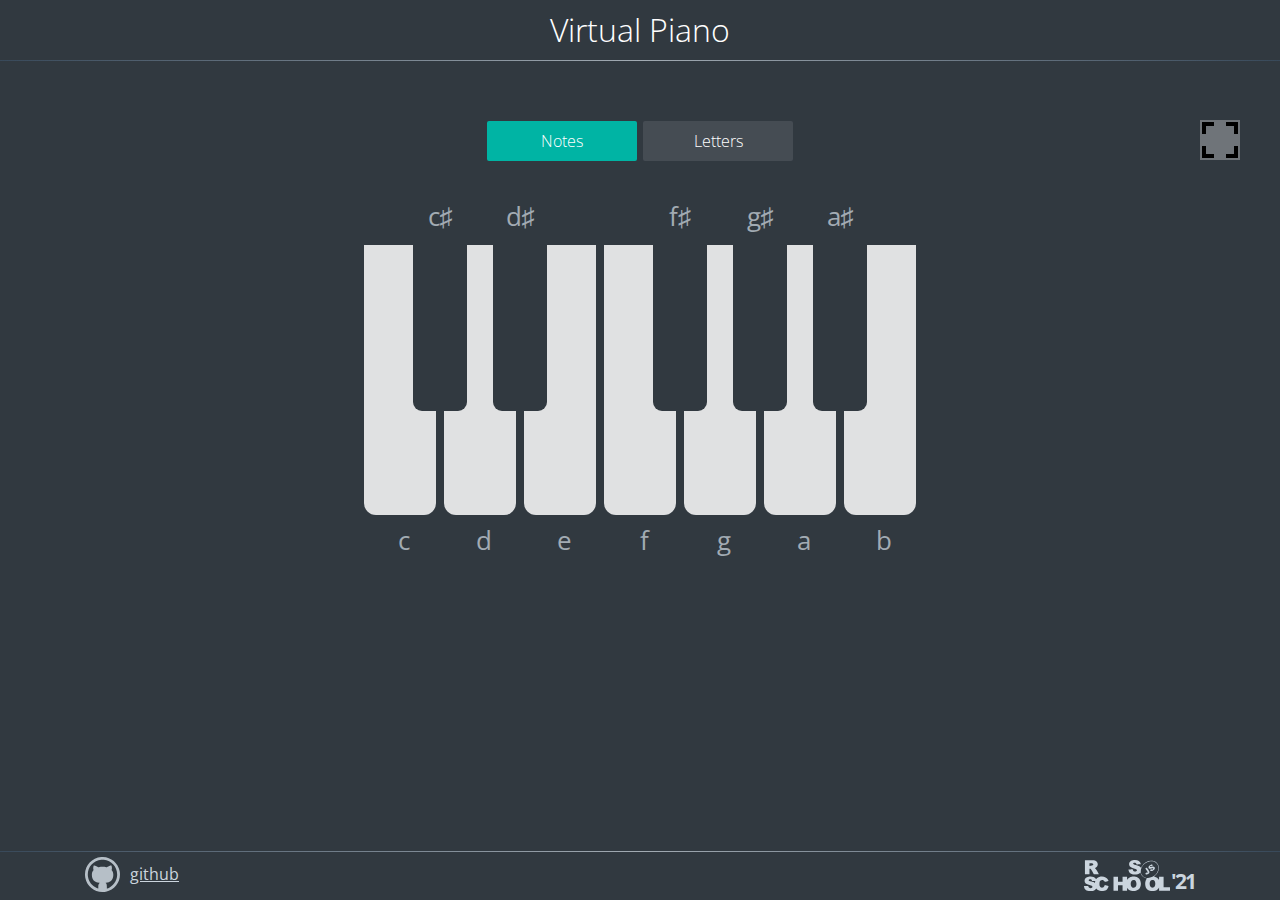
<file: virtual-piano/index.html>
<!DOCTYPE html>
<html lang="en">

<head>
  <meta charset="UTF-8">
  <meta http-equiv="X-UA-Compatible" content="IE=edge">
  <meta name="viewport" content="width=device-width, initial-scale=1.0">
  <link href="assets/piano.ico" rel="shortcut icon">

  <link href="https://fonts.gstatic.com" rel="preconnect">
  <link
    href="https://fonts.googleapis.com/css2?family=Open+Sans+Condensed:wght@300&family=Open+Sans:wght@300;400;800&display=swap"
    rel="stylesheet">
  <link href="style.css" rel="stylesheet">

  <title>virtual-piano</title>
</head>

<body>
  <div id= "msg">
  <header class="header">
    <h1 class="header-title">Virtual Piano</h1>
  </header>
  <main class="main">
    <div class="btn-container">
      <button class="btn btn-notes btn-active">Notes</button>
      <button class="btn btn-letters">Letters</button>
    </div>
    <div class="piano" id="piano">
      <div class="piano-key" data-key="68" data-letter="D" data-note="c"></div>
      <div class="piano-key" data-key="70" data-letter="F" data-note="d"></div>
      <div class="piano-key" data-key="71" data-letter="G" data-note="e"></div>
      <div class="piano-key" data-key="72" data-letter="H" data-note="f"></div>
      <div class="piano-key" data-key="74" data-letter="J" data-note="g"></div>
      <div class="piano-key" data-key="75" data-letter="K" data-note="a"></div>
      <div class="piano-key" data-key="76" data-letter="L" data-note="b"></div>
      <div class="keys-sharp">
        <div class="piano-key sharp" data-key="82" data-letter="R" data-note="c♯"></div>
        <div class="piano-key sharp" data-key="84" data-letter="T" data-note="d♯"></div>
        <div class="piano-key sharp none"></div>
        <div class="piano-key sharp" data-key="85" data-letter="U" data-note="f♯"></div>
        <div class="piano-key sharp" data-key="73" data-letter="I" data-note="g♯"></div>
        <div class="piano-key sharp" data-key="79" data-letter="O" data-note="a♯"></div>
      </div>
        <audio data-key="68" data-letter="D" data-note="c" src="assets/audio/c.mp3"></audio>
        <audio data-key="70" data-letter="F" data-note="d" src="assets/audio/d.mp3"></audio>
        <audio data-key="71" data-letter="G" data-note="e" src="assets/audio/e.mp3"></audio>
        <audio data-key="72" data-letter="H" data-note="f" src="assets/audio/f.mp3"></audio>
        <audio data-key="74" data-letter="J" data-note="g" src="assets/audio/g.mp3"></audio>
        <audio data-key="75" data-letter="K" data-note="a" src="assets/audio/a.mp3"></audio>
        <audio data-key="76" data-letter="L" data-note="b" src="assets/audio/b.mp3"></audio>
        <audio data-key="82" data-letter="R" data-note="c♯" src="assets/audio/c♯.mp3"></audio>
        <audio data-key="84" data-letter="T" data-note="d♯" src="assets/audio/d♯.mp3"></audio>
        <audio data-key="85" data-letter="U" data-note="f♯" src="assets/audio/f♯.mp3"></audio>
        <audio data-key="73" data-letter="I" data-note="g♯" src="assets/audio/g♯.mp3"></audio>
        <audio data-key="79" data-letter="O" data-note="a♯" src="assets/audio/a♯.mp3"></audio>      
      </div>
        <script src="piano.js"></script>
    
  </div>
    <button onclick="fullScreen()" class="fullscreen openfullScreen" ></button>
  </main>
  <footer class="footer">
    <div class="footer-container">
      <a class="github" href="https://github.com/AntonGurin" target="_blank" rel="noopener noreferrer">github</a>
      <a class="rss" href="https://rs.school/js/" target="_blank" rel="noopener noreferrer">
        <span class="rss-year">'21</span>
      </a>
    </div>
  </footer>

  
</body>

</html>
</file>
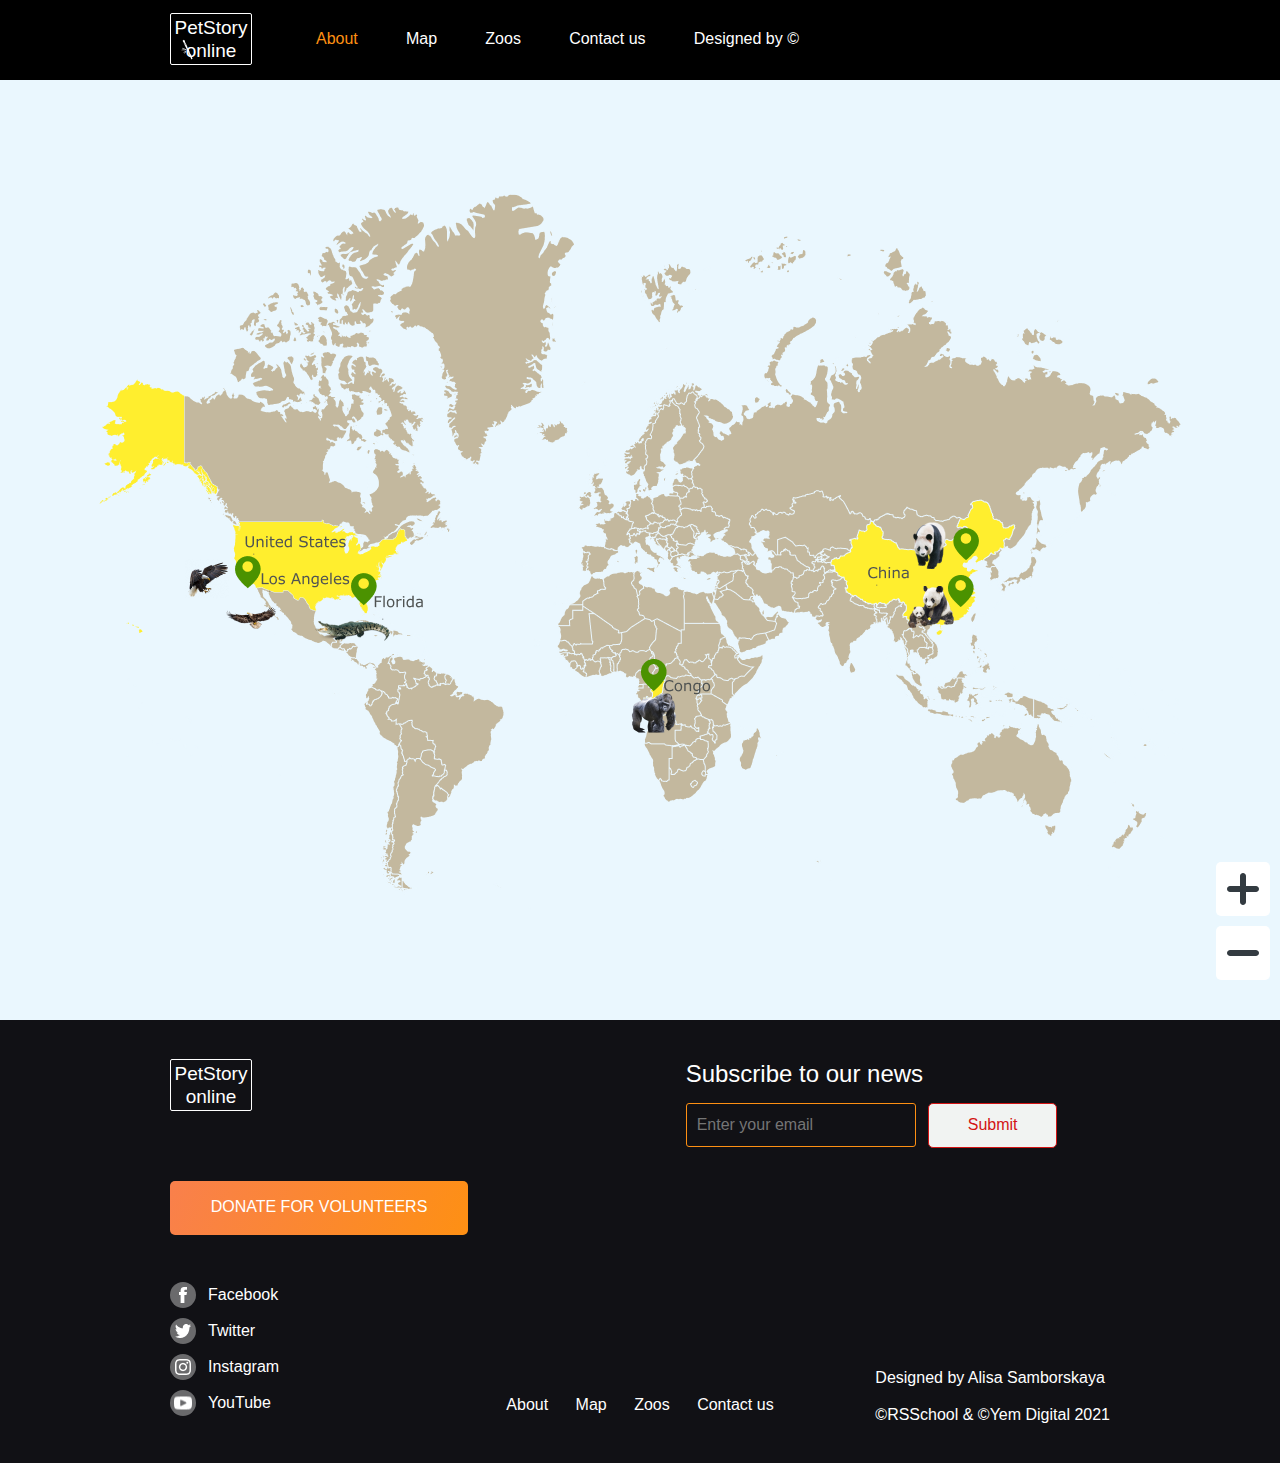
<file: online-zoo/pages/map.html>
<!DOCTYPE html>
<html lang="en">

<head>
   <meta charset="UTF-8">
        <meta http-equiv="X-UA-Compatible" content="IE=edge">
        <meta name="viewport" content="width=device-width, initial-scale=1.0">
        <link href="" rel="shortcut icon">

        <link href="https://fonts.gstatic.com" rel="preconnect">
        <link
        href="https://fonts.googleapis.com/css2?family=Open+Sans+Condensed:wght@300&family=Open+Sans:wght@300;400;800&display=swap"
        rel="stylesheet">
    <link rel="stylesheet" href="../pages/map.css">
    <link rel="stylesheet" href="../pages/style.css">
    <title>Map</title>

</head>

<body>
    
    <div class="wr-preview">
        <div class="wr-header">
            <div class="container-custom">
                <header>
                    <h1 id="pet-story">
                        <a href="../pages/index.html">PetStory online</a>
                        <img class="bamboo" 
               
                              src="../assets/icons/bamboo_logo.png">
                    </h1>
                    <nav>
                        <ul>
                            <li><a href="../pages/index.html" class="links-pages active">About</a></li>
                            <li><a href="../pages/map.html" class="links-pages">Map</a></li>
                            <li><a href="../pages/Zoos/panda.html" class="links-pages">Zoos</a></li>
                            <li><a href="../contact.html" class="links-pages">Contact us</a></li>
                            <li><a href="https://www.figma.com/file/jWc1RJWAFZlQWdno7oZAwz/PetStory-online-(Copy)?node-id=2668%3A0">Designed by ©</a></li>
                        </ul>
                    </nav>
                    <div class="burger-menu">
                            <input id="menu__toggle" type="checkbox" />
                            <label class="menu__btn" for="menu__toggle">
                              <span></span>
                            </label>
  
                            <ul class="menu__box">
                                <div id="pet-story-burger">
                                    <a href="../pages/index.html">PetStory online</a>
                                        
                                    </a>
                                </div>
                              <li><a class="menu__item active" href="../pages/index.html">About</a></li>
                                    <li><a class="menu__item" href="../pages/map.html">Map</a></li>
                                    <li><a class="menu__item" href="../pages/Zoos/panda.html">Zoos</a></li>
                                    <li><a class="menu__item" href="#">Contact Us</a></li>
                                    <li><a class="menu__item" href="../pages/donate.html">Donate</a></li>
                                    <li><a class="menu__item" href="https://www.figma.com/file/jWc1RJWAFZlQWdno7oZAwz/PetStory-online-(Copy)?node-id=2668%3A0">Designed by ©</a></li>
                            </ul>    
                    </div>
                </header>
            </div>
        </div>
    <div class="wr-map">
        <div class="container-custom">
            <section class="map">
                <div class="this-map">
                    <img class="map-map" src="../assets/images/map.png">
                   
                    <a href="#" class="pandas"><img id="pandas" src="../assets/images/pandas.png">
                        <div class="pop-up-pandas pop-up" id="pop-pandas">
                            <div class="pop-up-description">
                                <p>Pandas</p>
                                <p>China</p>
                                <button class="watch-online">Whatch online</button>
                            </div>
                        </div>
                    </a>
                    <a href="#" class="panda"><img id="panda" src="../assets/images/panda(map).png">
                        <div class="pop-up-panda pop-up" id="pop-panda">
                            <div class="pop-up-description">
                                <p>Panda</p>
                                <p>China</p>
                                <button class="watch-online">Whatch online</button>
                            </div>
                        </div>
                    </a>
                    <a href="#" class="gorilla"><img id="gorilla" src="../assets/images/gorillas(map).png">
                        <div class="pop-up-gorilla pop-up" id="pop-gorilla">
                            <div class="pop-up-description">
                                <p>Gorilla</p>
                                <p>Congo, Africa</p>
                                <button class="watch-online">Whatch online</button>
                            </div>
                        </div>
                    </a>
                    <a href="#" class="croco"><img id="croco" src="../assets/images/lonely-crocodile 1.png">
                        <div class="pop-up-croco pop-up" id="pop-croco">
                            <div class="pop-up-description">
                                <p>Alligators</p>
                                <p>Florida, USA</p>
                                <button class="watch-online">Whatch online</button>
                            </div>
                        </div>
                    </a>
                    <a href="#" class="eagles1"><img id="eagles1" src="../assets/images/eagle1.png">
                        <div class="pop-up-eagles1 pop-up" id="pop-eagles1">
                            <div class="pop-up-description">
                                <p>Eagles</p>
                                <p>Los Angeles, USA</p>
                                <button class="watch-online">Whatch online</button>
                            </div>
                        </div>
                    </a>
                    <a href="#" class="eagles2"><img id="eagles2" src="../assets/images/eagle2.png">
                        <div class="pop-up-eagles2 pop-up" id="pop-eagles2">
                            <div class="pop-up-description">
                                <p>Eagles</p>
                                <p>Los Angeles, USA</p>
                                <button class="watch-online">Whatch online</button>
                            </div>
                        </div>
                    </a>
                </div>
            </section>
          
        </div>
        <div class="map-buttons-block">
            <a href='#'>
                <svg width="32" height="32" viewBox="0 0 32 32" fill="none" xmlns="http://www.w3.org/2000/svg">
                    <path
                        d="M16 0C14.3432 0 13 1.3432 13 3V13H3C1.3432 13 0 14.3431 0 16C0 17.6568 1.3432 19 3 19H13V29C13 30.6569 14.3432 32 16 32C17.6569 32 19 30.6569 19 29V19H29C30.6568 19 32 17.6568 32 16C32 14.3431 30.6568 13 29 13H19V3C19 1.3432 17.6569 0 16 0Z"
                        fill="#333B41" />
                </svg>
            </a>
            <a href="#"><svg width="32" height="6" viewBox="0 0 32 6" fill="none"
                    xmlns="http://www.w3.org/2000/svg">
                    <path fill-rule="evenodd" clip-rule="evenodd"
                        d="M3.13094 6H28.823C30.5727 6 32 4.64234 32 3.0219C32 1.35766 30.5727 0 28.823 0H3.13094C1.42734 0 0 1.35766 0 3.0219C0 4.64234 1.42734 6 3.13094 6Z"
                        fill="#333B41" />
                </svg>
            </a>
        </div>
    </div>
    <footer>
 <div class="container-custom">
            <div class="wr-footer-content">
                <div class="footer-content">
                    <div class="logo">
                        <a href="#pet-story">PetStory online
                        </a>
                    </div>
                    <a href="../pages/donate.html" class="button-footer">donate for volunteers</a>
                    <ul class="social-list">
                        <li><a href="https://www.facebook.com/"><div class="social-icon">
                        <img src="../assets/icons/Fill 212.png">
                                </div>
                                Facebook</a></li>
                        <li><a href="https://twitter.com/?lang=en"><div class="social-icon">
                            <img src="../assets/icons/Fill 173.png">
                                </div>Twitter</a></li>
                        <li><a href="https://www.instagram.com/?hl=en"><div class="social-icon">
                            <img src="../assets/icons/Fill 167.png">
                                </div>Instagram</a></li>
                        <li><a href="https://www.youtube.com/">
                            <div class="social-icon">
                            <img src="../assets/icons/Fill 214.png">
                                </div>YouTube</a></li>
                    </ul>
                </div>
                <div class="footer-content">
                    <ul class="footer-nav">
                        <li><a href="../pages/index.html" class="links-pages">About</a></li>
                        <li><a href="../pages/map.html" class="links-pages">Map</a></li>
                        <li><a href="../pages/Zoos/panda.html" class="links-pages">Zoos</a></li>
                        <li><a href="../error.html" class="links-pages">Contact us</a></li>
                    </ul>
                </div>
                <div class="footer-content">
                    <div class="wr-form-footer">
                        <p class="footer-heading-form">Subscribe to our news</p>
                        <form method="post" id="form"><input type="email" id="email" placeholder="Enter your email">
                            <input type="submit" id="footer-form-button" value="Submit"></input>
                        </form>
                    </div>
                    <div class="subtext">
                        <p><a href="https://rs.school/">Designed by Alisa Samborskaya</a></p>
                        <p><a href="https://rs.school/">©RSSchool & ©Yem Digital 2021</a></p>
                    </div>
                </div>
            </div>
        </div>
    </footer>
    <script src="./script.js"></script>
</body>

</html>
</file>
<file: virtual-piano/style.css>
* {
	padding: 0;
	margin: 0;
	box-sizing: border-box;
	user-select: none;
  }
  a:focus {
	outline: 0;
  }
  html {
	background: #313940;
  }
  body {
	min-height: 100vh;
	background-color: #313940;
	font-family: "Open Sans", Arial, Helvetica, sans-serif;
	background: #313940;
	overflow-x: hidden;
  }
  .header {
	text-align: center;
	width: 100%;
	border-bottom: 1px solid;
	border-image-slice: 1;
	border-image-source: linear-gradient(to left, #38495a, #a2abb3, #38495a);
  }
  .header-title {
	line-height: 60px;
	font-weight: 300;
	color: #fff;
  }
  .main {
	min-height: calc(100vh - 110px);
	padding: 60px 10px 0;
	display: flex;
	flex-direction: column;
	justify-content: flex-start;
	align-items: space-between;
	width: 100%;
	max-width: 1140px;
	margin: 0 auto;
  }
  .btn-container {
	display: flex;
	justify-content: space-between;
	width: 306px;
	height: 40px;
	margin: 0 auto;
	margin-bottom: 80px;
  }
  .btn {
	width: 150px;
	height: 40px;
	padding: 0 10px;
	background-color: #454c53;
	border: 0;
	border-radius: 2px;
	font-family: "Open Sans", sans-serif;
	font-size: 16px;
	font-weight: 300;
	color: #fff;
	outline: 0;
	cursor: pointer;
	transition: 0.3s;
  }
  .btn:not(.btn-active):hover {
	background-color: #515961;
  }
  .btn:active {
	background-color: #00c9b7;
  }
  .btn-active {
	background-color: #00b4a4;
  }
  .btn-active:hover {
	background-color: #00c9b7;
  }
  .playing{
	  transform: scale(0.96);
  }
  .piano {
	position: relative;
	display: flex;
	justify-content: space-between;
	width: 100%;
	height: 270px;
	max-width: 560px;
	margin: 0 auto 60px;
  }
  .piano-key {
	position: relative;
	width: 80px;
	height: 270px;
	background-color: rgba(255, 255, 255, 0.85);
	margin: 4px;
	border-radius: 0px 0px 12px 12px;
	transition: 0.3s;
	cursor: pointer;
  }
  .piano-key:hover {
	background-color: #fff;
  }
  .keys-sharp {
	position: absolute;
	top: 0;
	bottom: 0;
	left: 53px;
	right: 53px;
	display: flex;
	justify-content: space-between;
	pointer-events: none;
  }
  .piano-key.sharp {
	width: 54px;
	height: 170px;
	background-color: #313940;
	border: 0;
	border-radius: 0px 0px 9px 9px;
	top: 0;
	z-index: 3;
	pointer-events: auto;
	transform-origin: center top;
	margin: 0px;
  }
  .piano-key.piano-key-active,
  .piano-key.sharp.piano-key-active {
	transform: scale(0.96);
  }
  .piano-key.none {
	background-color: transparent;
	border: 0;
	border-radius: 0;
	pointer-events: none;
  }
  .piano-key::before,
  .piano-key::after {
	content: attr(data-note);
	position: absolute;
	width: 40px;
	height: 40px;
	font-size: 26px;
	line-height: 40px;
	text-align: center;
	color: #a2abb3;
	bottom: -45px;
	left: 20px;
	transition: 0.3s;
	pointer-events: none;
  }
  .piano-key::after {
	display: none;
	content: attr(data-letter);
  }
  .piano-key:hover::before,
  .piano-key:hover::after {
	color: #d7dfe6;
  }
  
  .piano-key-active:hover::before,
  .piano-key-active:hover::after {
	color: #00b4a4;
  }
  
  .sharp:active {
	border-top: 0;
  }
  
  .piano-key.sharp::before,
  .piano-key.sharp::after {
	bottom: 175px;
	left: 7px;
  }
  .piano-key.letter::before {
	display: none;
  }
  .piano-key.letter::after {
	display: block;
  }
  .piano-key-letter::before {
	content: attr(data-letter);
  }
  
  .piano-key-remove-mouse:active::before {
	color: #a2abb3;
  }
  
  .piano-key-active-pseudo:hover::after,
  .piano-key-active-pseudo:hover::before,
  .piano-key-active::after,
  .piano-key-active::before {
	color: #00b4a4;
  }
  
  .fullscreen {
	position: fixed;
	top: 120px;
	right: 40px;
	width: 40px;
	height: 40px;
	background-color: rgba(255, 255, 255, 0.3);
	border: 0;
	outline: 0;
	background-size: contain;
	transition: 0.3s;
	cursor: pointer;
	background-image: url("assets/svg/fullscreen-open.svg");
  }
  .fullscreen:hover {
	background-color: rgba(255, 255, 255, 0.5);
  }
  :-webkit-full-screen .fullscreen {
	background-image: url("assets/svg/fullscreen-exit.svg");
  }
  .footer {
	border-top: 1px solid;
	border-image-slice: 1;
	border-image-source: linear-gradient(to left, #38495a, #a2abb3, #38495a);
  }
  .footer-container {
	padding: 0 15px;
	display: flex;
	justify-content: space-between;
	align-items: center;
	width: 100%;
	max-width: 1140px;
	margin: 0 auto;
  }
  .github {
	display: block;
	width: 120px;
	height: 45px;
	padding-left: 45px;
	background-image: url("assets/svg/github.svg");
	background-size: 35px;
	background-repeat: no-repeat;
	background-position: left center;
	line-height: 45px;
	color: #cbd5de;
	font-size: 16px;
	font-family: "Open Sans", sans-serif;
	transition: 0.3s;
  }
  .github:hover {
	color: #fff;
  }
  .rss {
	display: block;
	position: relative;
	font-family: "Open Sans", sans-serif;
	width: 86px;
	height: 32px;
	background-image: url("assets/svg/rss.svg");
	background-size: contain;
	background-repeat: no-repeat;
	background-position: left center;
	padding-right: 111px;
  }
  .rss-year {
	position: absolute;
	bottom: 0;
	right: 0;
	font-size: 21px;
	letter-spacing: -2px;
	color: #cbd5de;
	line-height: 0.9;
	font-weight: bold;
	transition: 0.3s;
  }
  .rss:hover .rss-year {
	right: -5px;
	letter-spacing: 0;
  }
  @media (max-width: 768px) {
	.fullscreen {
	  top: 10px;
	  right: 20px;
	  width: 40px;
	  height: 40px;
	}
  }
  @media (max-width: 600px) {
	.main {
	  padding-top: 40px;
	}
	.piano {
	  width: 310px;
	  height: 160px;
	}
	.piano-key {
	  width: 44px;
	  height: 160px;
	  border-radius: 0px 0px 8px 8px;
	  border: 2px solid #313940;
	}
	.keys-sharp {
	  left: 26px;
	  right: 26px;
	}
	.piano-key.sharp {
	  width: 36px;
	  height: 100px;
	  border-radius: 0px 0px 6px 6px;
	}
	.piano-key::before,
	.piano-key::after {
	  width: 30px;
	  height: 30px;
	  font-size: 22px;
	  bottom: -35px;
	  left: 7px;
	  font-size: 22px;
	}
	.piano-key.sharp::before,
	.piano-key.sharp::after {
	  bottom: 115px;
	  left: 3px;
	}
	.btn-container {
	  width: 244px;
	  height: 40px;
	  margin-bottom: 80px;
	}
	.btn {
	  width: 120px;
	  height: 40px;
	}
  }
</file>
<file: online-zoo/pages/map.css>
@import "../pages/style.css";

.wr-map {
    width: 100%;
    height: 940px;
    background-color: #EAF7FE;
    display: flex;
    flex-direction: column;
    align-items: center;
    position: relative;
}
.map {
    position: relative;
    width: 100%;
    height: 100%;
    display: flex;
    flex-direction: column;
    align-items: center;
    justify-content: center;
}
.this-map {
    position: relative;
    width: 1083px;
    height: 714px;
}
.this-map img {
    position: absolute;
}
.eagles1 {
    position: absolute;
    cursor: pointer;
    top: 51%;
    left: 8%;
}
.eagles2 {
    position: absolute;
    cursor: pointer;
    top: 58%;
    left: 11.8%;
}
.marker-eagle {
    fill: #4B9200;
}
.marker-eagle:hover {
    pointer-events:all;
    fill: #F9804B!important;
}
.marker-aligator:hover {
    pointer-events:all;
    fill: #F9804B!important;
}
.marker-gorilla:hover {
    pointer-events:all;
    fill: #F9804B!important;
}
.marker-panda:hover {
    pointer-events:all;
    fill: #F9804B!important;
}
.marker-pandas:hover {
    pointer-events:all;
    fill: #F9804B!important;
}
.marker-active {
    pointer-events:all;
    fill: #F9804B!important;
}
.croco {
    position: absolute;
    top: 59%;
    left: 23%;
}
.gorilla {
    position: absolute;
    top: 70%;
    left: 49%;
}
.panda {
    position: absolute;
    top: 46%;
    left: 75%;
}
.pandas {
    position: absolute;
    top: 55%;
    left: 74.7%;
}
.pop-up {
    position: absolute;
    width: 162px;
    height: 122px;
    display: flex;
    flex-direction: column;
    justify-content: space-between;
    align-items: center;
    /*background-image: url(../../assets/icons/pop_up.png);*/
    background-repeat: no-repeat;
}
.pop-up-eagles1 {
    top: 42px;
    transform: rotate(45deg);
    left: -107px;
}
.pop-up-eagles2 {
    top: 30px;
    left: -23px;
}
.pop-up-croco {
    top: 30px;
    left: -23px;
}
.pop-up-gorilla {
    top: 42px;
    left: -23px;
}
.pop-up-panda {
    top: 28px;
    left: 18px;
    transform: rotate(-38deg);
}
.pop-up-pandas {
    top: 42px;
    left: -23px;
}
.pop-up-pandas,
.pop-up-panda,
.pop-up-gorilla,
.pop-up-croco,
.pop-up-eagles2,
.pop-up-eagles1 {
    position: absolute;
    display: none;
}
.eagles2:hover .pop-up-eagles2,
.eagles1:hover .pop-up-eagles1,
.croco:hover .pop-up-croco,
.gorilla:hover .pop-up-gorilla,
.panda:hover .pop-up-panda,
.pandas:hover .pop-up-pandas {
    display: block;
}
.watch-online {
    font-family: "Roboto_400";
    font-size: 16px;
    line-height: 140%;
    color: #4B9200;
    width:135,75px;
    height:31px;
    background: #F1F3F2;
    border-radius: 5px;
    margin-top: 10px;
    margin-left: 10px;
}
.watch-online:hover {
    background: #4B9200;
    color: #FFFFFF;
}
.pop-up p {
    font-family: "Roboto_400";
    font-size: 16px;
    line-height: 140%;
    color: #000000;
    margin: 0;
    z-index: 100;
}
.pop-up p:first-of-type {
    margin-top: 20px;
    margin-bottom: 5px;
}
.pop-up p {
    margin-left: 10px;
}
.pop-up-description {
    z-index: 100;
}
.map-buttons-block {
    position: absolute;
    left: 95%;
    bottom: 40px;
    width: 54px;
    height: 118px;
    display: flex;
    flex-direction: column;
    justify-content: space-between;
    align-items: center;
}
.map-buttons-block a {
    overflow: hidden;
    display: flex;
    flex-direction: column;
    justify-content: center;
    align-items: center;
    width: 54px;
    height: 54px;
    background: #FFFFFF;
    border-radius: 5px;
}
.map-buttons-block a svg {
    border: none;
    fill: #333B41;
}
.map-buttons-block a:hover svg path {
    fill: #4B9200;
}
.map-buttons-block a:hover {
    border: 1px solid #4B9200;
}
#pandas-mark {
    position: absolute;
    top: -22%;
    right: -32%;
}
.pandas {
    width: 50px;
    height: 50px;
}
/*.croco img {
    width: 75px;

  } */ 
@media (max-width:1160px) {
    .wr-map{
        width: 100%;
        height: 751px;

    }
    .map-map {
        width: 938px;
    }
    .this-map {
        width: 100%;
        height: 618px;
        margin-left: 5px;
        margin-top: -43px;
    }
    /*.this-map img {
        width: 938px;
    }*/
    .map-buttons-block {
        left: 92%;
        top: 82%;
    }
   /* .pandas {
        top: 63%;
        left: 74.5%;
    }
    .panda {
        top: 53%;
    }
    .gorilla {        
        top: 77.5%;
        left: 50%;
    }
    .croco {
        top: 66%;
    }
    .eagles1 {
        top: 59%;
    }
    .eagles2 {
        top: 64%;
    }*/
}
@media (max-width: 940px) {
    .container-custom {
        width: 95%;
    }
    .this-map {
        display: flex;
        justify-content: center;
        align-items: center;
        width: 594.28px;
    }
    /*.this-map img {
        width: 594.28px;
        height: 689px;
    }*/
    .map-buttons-block {
        display: none;
    }
    .panda {
        top: 47%;
    }
    .panda img {
        width: 20px;
    }
    .pandas {
        top: 54%;
    }
    .pandas img {
        width: 24px;
    }
    .this-map a {
        width: 30px;
        height: 30px;
    }
    .gorilla {
        top: 63.5%;
    }
    .gorilla img {
        width: 27px;
    }
    .croco {
        top: 57%;
        left: 22.5%;
    }
    .croco img {
        width: 42px;
    }
    .eagles1 {
        top: 53%;
    }
    .eagles1 img {
        width: 25px;
    }
    .eagles2 {
        top: 56%;
    }
    .eagles2 img {
        width: 29px;
    }
}
@media (max-width: 800px) {

}

@media (max-width:640px) {
    .wr-preview {
        height: auto;
    }
    .wr-map {
        width: 100%;
        height: 508px;
        overflow:hidden;
    }
    .wr-header {
        width: 100%;
    }
    .map-map {
        width: 640px;
    }
    .this-map {
        margin-top: 11%;
    }
    .this-map svg {
        width: 594.28px;
        height: 689px;
    }
    .map-buttons-block {
        display: none;
    }
    .panda {
        top: 54%;
        left: 77%;
    }
    .panda img {
        width: 20px;
    }
    .pandas {
        top: 47%;
        left: 77%;
    }
    .pandas img {
        width: 24px;
    }
    .this-map a {
        width: 30px;
        height: 30px;
    }
    .gorilla {
        top: 70%;
    }
    .gorilla img {
        width: 27px;
    }
    .croco {
        top: 59%;
        left: 20%;
    }
    .croco img {
        width: 42px;
    }
    .eagles1 {
        top: 51.5%;
        left: 5%;
    }
    .eagles1 img {
        width: 25px;
    }
    .eagles2 {
        top: 56%;
        left: 8%;
    }
    .eagles2 img {
        width: 29px;
    }
}
@media (max-width: 595px) {
    .this-map {
        width: 400px;
    }
    .this-map svg {
        width: 400.28px;
        height: 689px;
    }
    .footer-content:nth-of-type(2)  {
        width: 200px;
    }
    .subtext {
        font-size: 8px;
    }
}
@media (max-width:320px){
    .wr-map {
        position: relative;
        width: 100%;
        height: 359px;
    }
    .wr-header {
        width: 100%;
    }
    .map-map {
        width: 320px;
    }
    .this-map {
        width: 100%;
    }
    .this-map svg {
        width: 485.64px;
        height: 277px;
        position: absolute;
        left: -77px;
        top: 36px;
    }
    .panda {
        left: 89%;
        top: 50%;
    }
    .panda img {
        width: 14px;
    }
    .pandas {
        left: 87%;
        top: 58%;
    }
    .pandas img {
        width: 18px;
    }
    .gorilla {
        top: 70.2%;
        left: 54%;
    }
    .gorilla img {
        width: 20px;
    }
    .eagles1 {
        top: 51%;
        left: 2%;
    }
    .eagles1 img {
        width: 18px;
    }
    .eagles2 {
        left: 6%;
        top: 55%;
    }
    }
    .eagles2 svg {
        width: 22px;
    }
    .croco {
        top: 60%;
        left: 20%;
    }
   /* .croco img {
        width: 29px;
    }*/
    .footer-content:nth-of-type(2)  {
        width: 298px;
    }
    .subtext {
        font-size: 16px;
    }
}
</file>
<file: online-zoo/pages/style.css>
/*
Theme Name: online-zoo
Theme URI: //online-zoo
Description: кормление зверей в зоопарке онлайн
Author: Anton Gurin
Author URI: //online-zoo
Version: 1.0
*/

html {
    line-height: 1.15; /* 1 */
    -webkit-text-size-adjust: 100%; /* 2 */
  }
  /* Sections
     ========================================================================== */
  /**
   * Remove the margin in all browsers.
   */
  body {
    margin: 0;
  }
  /**
   * Render the `main` element consistently in IE.
   */
  main {
    display: block;
  }
  /**
   * Correct the font size and margin on `h1` elements within `section` and
   * `article` contexts in Chrome, Firefox, and Safari.
   */
  h1 {
    font-size: 2em;
    margin: 0.67em 0;
  }
  /* Grouping content
     ========================================================================== */
  
  /**
   * 1. Add the correct box sizing in Firefox.
   * 2. Show the overflow in Edge and IE.
   */
  
  hr {
    box-sizing: content-box; /* 1 */
    height: 0; /* 1 */
    overflow: visible; /* 2 */
  }
  
  /**
   * 1. Correct the inheritance and scaling of font size in all browsers.
   * 2. Correct the odd `em` font sizing in all browsers.
   */
  
  pre {
    font-family: monospace, monospace; /* 1 */
    font-size: 1em; /* 2 */
  }
  
  /* Text-level semantics
     ========================================================================== */
  
  /**
   * Remove the gray background on active links in IE 10.
   */
  
  a {
    background-color: transparent;
  }
  
  /**
   * 1. Remove the bottom border in Chrome 57-
   * 2. Add the correct text decoration in Chrome, Edge, IE, Opera, and Safari.
   */
  
  abbr[title] {
    border-bottom: none; /* 1 */
    text-decoration: underline; /* 2 */
    text-decoration: underline dotted; /* 2 */
  }
  
  /**
   * Add the correct font weight in Chrome, Edge, and Safari.
   */
  
  b,
  strong {
    font-weight: bolder;
  }
  
  /**
   * 1. Correct the inheritance and scaling of font size in all browsers.
   * 2. Correct the odd `em` font sizing in all browsers.
   */
  
  code,
  kbd,
  samp {
    font-family: monospace, monospace; /* 1 */
    font-size: 1em; /* 2 */
  }
  
  /**
   * Add the correct font size in all browsers.
   */
  
  small {
    font-size: 80%;
  }
  
  /**
   * Prevent `sub` and `sup` elements from affecting the line height in
   * all browsers.
   */
  
  sub,
  sup {
    font-size: 75%;
    line-height: 0;
    position: relative;
    vertical-align: baseline;
  }
  
  sub {
    bottom: -0.25em;
  }
  
  sup {
    top: -0.5em;
  }
  
  /* Embedded content
     ========================================================================== */
  
  /**
   * Remove the border on images inside links in IE 10.
   */
  
  img {
    border-style: none;
  }
  
  /* Forms
     ========================================================================== */
  
  /**
   * 1. Change the font styles in all browsers.
   * 2. Remove the margin in Firefox and Safari.
   */
  
  button,
  input,
  optgroup,
  select,
  textarea {
    font-family: inherit; /* 1 */
    font-size: 100%; /* 1 */
    line-height: 1.15; /* 1 */
    margin: 0; /* 2 */
  }
  
  /**
   * Show the overflow in IE.
   * 1. Show the overflow in Edge.
   */
  
  button,
  input { /* 1 */
    overflow: visible;
  }
  
  /**
   * Remove the inheritance of text transform in Edge, Firefox, and IE.
   * 1. Remove the inheritance of text transform in Firefox.
   */
  
  button,
  select { /* 1 */
    text-transform: none;
  }
  
  /**
   * Correct the inability to style clickable types in iOS and Safari.
   */
  
  button,
  [type="button"],
  [type="reset"],
  [type="submit"] {
    -webkit-appearance: button;
  }
  
  /**
   * Remove the inner border and padding in Firefox.
   */
  
  button::-moz-focus-inner,
  [type="button"]::-moz-focus-inner,
  [type="reset"]::-moz-focus-inner,
  [type="submit"]::-moz-focus-inner {
    border-style: none;
    padding: 0;
  }
  
  /**
   * Restore the focus styles unset by the previous rule.
   */
  
  button:-moz-focusring,
  [type="button"]:-moz-focusring,
  [type="reset"]:-moz-focusring,
  [type="submit"]:-moz-focusring {
    outline: 1px dotted ButtonText;
  }
  
  /**
   * Correct the padding in Firefox.
   */
  
  fieldset {
    padding: 0.35em 0.75em 0.625em;
  }
  
  /**
   * 1. Correct the text wrapping in Edge and IE.
   * 2. Correct the color inheritance from `fieldset` elements in IE.
   * 3. Remove the padding so developers are not caught out when they zero out
   *    `fieldset` elements in all browsers.
   */
  
  legend {
    box-sizing: border-box; /* 1 */
    color: inherit; /* 2 */
    display: table; /* 1 */
    max-width: 100%; /* 1 */
    padding: 0; /* 3 */
    white-space: normal; /* 1 */
  }
  
  /**
   * Add the correct vertical alignment in Chrome, Firefox, and Opera.
   */
  
  progress {
    vertical-align: baseline;
  }
  
  /**
   * Remove the default vertical scrollbar in IE 10+.
   */
  
  textarea {
    overflow: auto;
  }
  
  /**
   * 1. Add the correct box sizing in IE 10.
   * 2. Remove the padding in IE 10.
   */
  
  [type="checkbox"],
  [type="radio"] {
    box-sizing: border-box; /* 1 */
    padding: 0; /* 2 */
  }
  
  /**
   * Correct the cursor style of increment and decrement buttons in Chrome.
   */
  
  [type="number"]::-webkit-inner-spin-button,
  [type="number"]::-webkit-outer-spin-button {
    height: auto;
  }
  
  /**
   * 1. Correct the odd appearance in Chrome and Safari.
   * 2. Correct the outline style in Safari.
   */
  
  [type="search"] {
    -webkit-appearance: textfield; /* 1 */
    outline-offset: -2px; /* 2 */
  }
  
  /**
   * Remove the inner padding in Chrome and Safari on macOS.
   */
  
  [type="search"]::-webkit-search-decoration {
    -webkit-appearance: none;
  }
  
  /**
   * 1. Correct the inability to style clickable types in iOS and Safari.
   * 2. Change font properties to `inherit` in Safari.
   */
  
  ::-webkit-file-upload-button {
    -webkit-appearance: button; /* 1 */
    font: inherit; /* 2 */
  }
  
  /* Interactive
     ========================================================================== */
  
  /*
   * Add the correct display in Edge, IE 10+, and Firefox.
   */
  
  details {
    display: block;
  }
  
  /*
   * Add the correct display in all browsers.
   */
  
  summary {
    display: list-item;
  }
  
  /* Misc
     ========================================================================== */
  
  /**
   * Add the correct display in IE 10+.
   */
  
  template {
    display: none;
  }
  
  /**
   * Add the correct display in IE 10.
   */
  
  [hidden] {
    display: none;
  }

body {
 font:normal 16px/1.7 Roboto, 'Roboto', sans-serif; line-height:1.3;
}   

a {
    text-decoration: none;
}
button {
    background: linear-gradient(113.96deg, #F9804B 1.49%, #FE9013 101.44%);
    /*font-family: "Roboto_500";*/
    font-style: normal;
    font-weight: 500;
    font-size: 16px;
    line-height: 140%;
    text-align: center;
    text-transform: uppercase;
    color: #FFFFFF;
    border:#FE9013;
    cursor: pointer;
    outline: none;
}
button:hover {
    background: #4B9200;
}
.wr-preview {
    background-image: url(../assets/images/GiantPanda.png);
    background-size: cover;
    background-position: bottom;
    height: 780px;
    width: 100%;
}
.container-custom {
    width: 1160px;
    height: 100%;
    position: relative;
}
.wr-header {
    background-color: black;
    height: 80px;
    display: flex;
    flex-direction: column;
    align-items: center;
}
header {
    display: flex;
    justify-content: flex-start;
   
}
h1, 
.logo,
#pet-story-burger {
   /* font-family: "Roboto_400";*/
    font-style: normal;
    font-weight: normal;
    font-size: 19.0145px;
    line-height: 120%;
    position: relative;
    text-align: center;
    padding-top: 3px;
    width: 82px;
    height: 52px;
    border: 1px solid #FFFFFF;
    box-sizing: border-box;
    border-radius: 2px;
}
#pet-story-burger {
    border: 1px solid #F9804B;
    margin-left: 20px;
    margin-bottom: 12px;
}
#pet-story-burger a {
    color: #F9804B;
}
h1 svg,
.logo svg
#pet-story-burger svg {
    position: absolute;
    width: 11.03px;
    height: 20.98px;
    left: 10.23px;
    top: 20.64px;
}
h1 a,
.logo a
#pet-story-burger a {
    color: #FFFFFF;
}
.logo a {
    color: #fff;
}
h1:hover,
.logo:hover,
#pet-story-burger:hover {
    border-color:  #F9804B;
}
h1:hover a,
.logo:hover a,
#pet-story-burger:hover a {
    color:   #F9804B;
}
h1:hover svg path,
.logo:hover svg path,
#pet-story-burger svg path {
    fill: #F9804B;
}
#pet-story-burger {
    text-align: center;
}
#pet-story-burger svg {
    position: absolute;
    left: 10px;
    top: 22px;
}


.bamboo {
    position: absolute; 
    top: 25px;
    left: 10px;
}
.bamboo_footer {
    position: absolute;
    top: 15px;
    left: 35px;
}
nav a:hover {
    color: #F9804B;
}
nav {
    width: 564px;
    margin-left: 24px;
}
nav ul {
    margin: 0;
    height: 100%;
    list-style-type: none;
    display: flex;
    flex-direction: row;
    justify-content: space-between;
    align-items: center;
}
nav ul li a {
   /* font-family: "Roboto_500";*/
    font-style: normal;
    font-weight: 500;
    font-size: 16px;
    line-height: 140%;
    color: #FFFFFF;
}
.wr-content {
    display: flex;
    flex-direction: column;
    align-items: center;
    position: relative;
    height: 100%;
}
.ellips {
    position: absolute;
    right: 108px;
    top: 12px;
    width: 465px;
    height: 465px;
    background: linear-gradient(113.96deg, #F9804B 1.49%, #FE9013 101.44%);
    border-radius: 50%;
}
.description {
    position: absolute;
    width: 500.31px;
    height: 400px;
    top: 86px;
    right: 0;
    text-align: center;
    /*font-family: "Roboto_700";*/
    font-style: normal;
    font-weight: bold;
    font-size: 106.496px;
    line-height: 75%;   
    text-align: center;
    text-transform: uppercase;
    color: #FFFFFF;
}
.description span {
    color: #FFEE2E;
}
.watch {
    position: absolute;
    right: 99px;
    top: 546px;
    width: 298px;
    height: 54px;
    background: linear-gradient(113.96deg, #F9804B 1.49%, #FE9013 101.44%);
    border-radius: 25px;
   /* font-family: "Roboto_500";*/
    font-style: normal;
    font-weight: 500;
    font-size: 16px;
    line-height: 140%;
    text-align: center;
    text-transform: uppercase;
    color: #FFFFFF;
    border: #F9804B;
    cursor: pointer;
    display: flex;
    justify-content: center;
    align-items: center;
}
.watch:hover {
    background: #4B9200;
}
.wr-main-content {
    width: 100%;
    display: flex;
    justify-content: center;
    align-items: center;
    padding-top: 140px;
    background: #fff;
    background-image: url(../assets/images/flower_foto1.png);
    background-position: right;
    background-repeat: no-repeat;
}
.backstage {
    display: flex;
    justify-content: space-between;
    width: 100%;
    height: 403px;
    padding-bottom: 180px;
}
.backstage_description {
    margin-left: 87px;
}
h2 {
    margin-top: 0px;
    margin-bottom: 20px;
   /* font-family: "Roboto_400";*/
    font-style: normal;
    font-weight: normal;
    font-size: 48px;
    line-height: 120%;
    color: #333B41;
}
.h2_description {
    margin-top: 0px;
    margin-bottom: 27px;
  /*  font-family: "Roboto_400";*/
    font-style: normal;
    font-weight: normal;
    font-size: 16px;
    line-height: 130%;
    color: #333B41;
}
h3 {
    margin-top: 54px;
    margin-bottom: 34px;
   /* font-family: "Roboto_400";*/
    font-style: normal;
    font-weight: normal;
    font-size: 24px;
    line-height: 120%;
    color: #333B41;
}
.h3_description {
   /* font-family: "Roboto_400";*/
    font-style: normal;
    font-weight: normal;
    font-size: 16px;
    line-height: 140%;
    color: #333B41;
}
.wr-pets {
    width: 100%;
    height: 1100px;
    display: flex;
    justify-content: center;
    align-items: center;
    background: url(../assets/images/palm_foto.png) 0% 100% no-repeat,
                url(../assets/images/strelitzia.png) 100% 100% no-repeat;

    background-size: auto, auto;
}
.pets {
    display: flex;
    flex-direction: column;
    justify-content: center;
    align-items: center;
}
.slider-container {
    width: 100%;
    height: 872px;
    margin-left: auto;
    margin-right: auto;
}
.slider-wrapper {
    width: 100%;
    height: 100%;
    position: relative;
    display: flex;
    flex-direction: column;
    justify-content: space-between;
    align-items: center;
    flex-wrap: wrap;
}
.slider-slide {
    position: relative;
    text-align: center;
    font-size: 18px;
    background: #fff;
    width: 366.6px;
    height: calc((100% - 30px) / 2);
    display: -webkit-box;
    display: -ms-flexbox;
    display: -webkit-flex;
    display: flex;
    flex-direction: column;
    -webkit-box-pack: center;
    -ms-flex-pack: center;
    -webkit-justify-content: center;
    justify-content: center;
    -webkit-box-align: center;
    -ms-flex-align: center;
    -webkit-align-items: center;
    align-items: center;
    border: 1px solid #FE9013;
    box-sizing: border-box;
    border-radius: 5px;
}
.slider-slide:hover .wr-slider-img img {
    transform: scale(1.2);
}
.mar-left {
    margin-right: 30px;
}
.wr-slider-img {
    position: absolute;
    top: 0;
    width: 100%;
    height: 366px;
    overflow: hidden;
}
.wr-slider-img .img {
    width: 100%;
    height: 100%;
    transition: all 1.5s;
    background-size: cover;
}
.img_panda {
    background-image: url(../assets/images/Giant-Panda-foto.png);
}
.img_koala {
    background-image: url(../assets/images/Two-toed-Sloth.png);
}
.img_eagles {
    background-image: url(../assets/images/eagles.png);
}
.img_cheetahs {
    background-image: url(../assets/images/Cheetahs.png);
}
.img_gorillas {
    background-image: url(../assets/images/Gorillas.png);
}
.img_penguins {
    background-image: url(../assets/images/Penguins.png);
}
.img_alligator {
    background-image: url(../assets/images/Alligator-foto.png);
}
.alligator {
    display: none;
}
.slider-img-text {
    position: absolute;
    top: 0;
    width: 100%;
    height: 100%;
    width: 100%;
    height: 100%;
    text-align: center;
    background: rgba(0,0,0,0.5);
    color: #fff;
    padding-top: 40%;
    opacity: 0;
    transition: opacity .5s;
}
.slider-slide:hover .slider-img-text {
    opacity: 1;
}
.name {
   /* font-family: "Roboto_500";*/
    font-style: normal;
    font-weight: 500;
    font-size: 16px;
    line-height: 140%;    
    text-transform: uppercase;
    color: #fff;
    margin: 0;
}
.location {
   /* font-family: "Roboto_300";*/
    font-style: normal;
    font-weight: 300;
    font-size: 15px;
    line-height: 120%;
    color: #fff;
    margin: 0;
}
.wr_slide_description {
    margin-left: 16px;
    text-align: left
}
h4 {
   /* font-family: "Roboto_500";*/
    font-style: normal;
    font-weight: 500;
    font-size: 16px;
    line-height: 140%;    
    text-transform: uppercase;
    color: #000000;
    margin: 0;
}
.h4_description {
   /* font-family: "Roboto_300";*/
    font-style: normal;
    font-weight: 300;
    font-size: 15px;
    line-height: 120%;
    color: #000000;
    margin: 0;
}
.swiper-slide__description {
    height: 60px;
    position: absolute;
    bottom: 0;
    width: 100%;
    display: flex;
    align-items: center;
    justify-content: space-between;
}
.swiper-slide__description svg {
    margin-right: 12px;
}
.slider-button-next,
.slider-button-prev {
    position: absolute;
    top: 405px;
    width: 62px;
    height: 62px;
    border-radius: 50%;
    background: linear-gradient(113.96deg, #F9804B 1.49%, #FE9013 101.44%);
    outline: none;
    cursor: pointer;
}
.slider-button-next {
    right: -7%;
}
.slider-button-prev {
    left: -7%;
}
.slider-button-next:hover,
.slider-button-prev:hover {
    background: #4B9200;
}
.slider-button-next::after {
    position: absolute;
    top: 50%;
    left: 50%;
    transform: translate(-50%,-50%);
    content:url(../assets/icons/Vector-R.png);
    color: #FFFFFF;
}
.slider-button-prev::after {
    content: url(../assets/icons/Vector-L.png);
    color: #FFFFFF;
    position: absolute;
    top: 50%; 
    left: 50%;
    transform: translate(-50%,-50%); 
}
.pets_button {
    width: 298px;
    height: 54px;
    margin-top: 80px;
    border-radius: 25px;
    background: linear-gradient(113.96deg, #F9804B 1.49%, #FE9013 101.44%);
   /* font-family: "Roboto_500";*/
    font-size: 16px;
    line-height: 140%;
    text-transform: uppercase;
    color: #FFFFFF;
    border: #F9804B;
    cursor: pointer;
    display: flex;
    justify-content: center;
    align-items: center;
}
.pets_button:hover {
    background: #4B9200;
}
.wr-find-friends {
    display: flex;
    justify-content: center;
    align-items: center;
    width: 100%;
    height: 1004px;
    background: linear-gradient(315.75deg, rgba(254, 210, 144, 0.7) 30.06%, #FEBDAB 100.95%, rgba(254, 210, 144, 0.7) 106.36%), linear-gradient(315.75deg, rgba(254, 189, 171, 0.74) 30.06%, rgba(243, 169, 248, 0.66) 50.74%, #E0D8F0 80.49%, #EAF7FE 127.9%, #EAF7FE 149.54%), linear-gradient(315.75deg, rgba(254, 189, 171, 0.74) 30.06%, rgba(243, 169, 248, 0.66) 50.74%, #E0D8F0 80.49%, #EAF7FE 127.9%, #EAF7FE 149.54%);
    opacity: 0.9;
}
.find-friends {
    display: flex;
    flex-direction: column;
    align-items: center;
    height: 835px;
    margin-top: 79px;
    background: rgba(253, 253, 255, 0.52);
    backdrop-filter: blur(4px);
    border-radius: 20px;
}
.fiend-friends-heading {
   /* font-family: "Roboto_400";*/
    font-style: normal;
    font-weight: normal;
    font-size: 48px;
    line-height: 120%;
    text-align: center;
    color: #FE9013;
    margin-bottom: 10px;
    margin-top: 35px;
}
.fiend-friends-subtitel {
   /* font-family: "Roboto_400";*/
    font-style: normal;
    font-weight: normal;
    font-size: 24px;
    line-height: 120%;
    margin-bottom: 40px;
    /* identical to box height, or 29px */


    color: #333B41;
}
.fiend-friends-paragraph {
    width: 1002px;
   /* font-family: "Roboto_500";*/
    font-style: normal;
    font-weight: 500;
    font-size: 16px;
    line-height: 130%;
    color: #333B41;
}
.fiend-friends-text {
    width: 863px;
   /* font-family: "Roboto_400";*/
    font-style: normal;
    font-weight: normal;
    font-size: 16px;
    line-height: 130%;
    color: #333B41;
}
.fiend-friends-text a {
    color: #333B41;
    border-bottom: 1px solid #F9804B;
}
.fiend-friends-text a:hover {
    color: #4B9200;
    border-bottom: 1px solid #4B9200;
}
.fiend-friends-works {
    display: flex;
    flex-direction: column;
    align-items: center;
}
.fiend-friends-works-heading {
   /* font-family: "Roboto_400";*/
    font-style: normal;
    font-weight: normal;
    font-size: 36px;
    line-height: 130%;
    color: #333B41;
}
.fiend-friends-works-img {
    position: relative;
    display: flex;
    justify-content: space-between;
    max-width: 764px;
}
.wr-works-img {
    width: 168px;
    height: 244px;
}
.wr-works-icon {
    display: flex;
    justify-content: center;
    align-items: center;
    width: 168px;
    height: 168px;
    background-color: #fff;
    border-radius: 5px;
    border: 1px solid #FE9013;
}
.wr-works-img-description {
   /* font-family: "Roboto_400";*/
font-style: normal;
font-weight: normal;
font-size: 16px;
line-height: 140%;
color: #333B41;
}
.wr-works-img-arrow {
    width: 168px;
    height: 168px;
    display: flex;
    justify-content: center;
    align-items: center;
}
.friends {
    margin-top: 60px;
    width: 298px;
    height: 54px;
    background: linear-gradient(113.96deg, #F9804B 1.49%, #FE9013 101.44%);
    border-radius: 25px;
   /* font-family: "Roboto_500";*/
    font-style: normal;
    font-weight: 500;
    font-size: 16px;
    line-height: 140%;
    text-align: center;
    text-transform: uppercase;
    color: #FFFFFF;
    border: #F9804B;
    outline: none;
    cursor: pointer;
}
.wr-testimonials {
    display: flex;
    flex-direction: column;
    align-items: center;
    height: 780px;
    width: 100%;
    background-color: #FFFFFF;
    margin-top: 140px;
    background: url(../assets/images/leav_foto.png) 100% 140% no-repeat;
}
.testimonials {
    position: relative;
    width: 100%;
    height: 546px;
    display: flex;
    flex-direction: column;
    align-items: center;
}
.testimonials_description {
   /* font-family: "Roboto_400";*/
    font-style: normal;
    font-weight: normal;
    font-size: 36px;
    line-height: 130%;
    text-align: center;
    color: #333B41;
    margin-bottom: 0;
    margin-top: 5px;
}
.wr-reviews {
    position: relative;
    margin-top: 47px;
    width: 100%;
    display: flex;
    justify-content: space-between;
}
.border-reviews {
    width: 268px;
    height: 391px;
    position: relative;
    border-radius: 20px;
background: linear-gradient(315.75deg, rgba(254, 189, 171, 0.74) 30.06%, rgba(243, 169, 248, 0.66) 50.74%, #E0D8F0 80.49%, #EAF7FE 127.9%, #EAF7FE 149.54%),
linear-gradient(315.75deg, rgba(254, 189, 171, 0.74) 30.06%, rgba(243, 169, 248, 0.66) 50.74%, #E0D8F0 80.49%, #EAF7FE 127.9%, #EAF7FE 149.54%);
}
.reviews {
    position: absolute;
    top: 50%;
    left: 50%;
    transform: translate(-50%,-50%);
    width: 264px;
    height: 387px;
    background: #F1F3F2;
    border-radius: 20px;
    /* border: 1px solid #FE9013; */
    overflow: hidden;
}
.reviews-text {
    width: 237px;
    height: 309px;/*
    font-family: "Roboto_300";*/
    font-style: normal;
    font-weight: 300;
    font-size: 15px;
    line-height: 120%;
    color: #767474;
}
.reviews-presentation {
    display: flex;
    justify-content: left;
}
.reviews-presentation img {
    width: 37px;
    height: 37px;
}
.reviews-description {
  width: 177px;
  margin-left: 10px;
}
.reviews-name {
   /* font-family: "Roboto_400";*/
    font-style: normal;
    font-weight: normal;
    font-size: 16px;
    line-height: 120%;
    color: #000000;
    margin: 0;
}
.reviews-description span {
   /* font-family: "Roboto_300";*/
    font-style: normal;
    font-weight: 300;
    font-size: 15px;
    line-height: 120%;
    color: #BDBDBD;
}
.containet-reviews {
    margin-top: 15px;
    width: 100%;
    height: 100%;
    display: flex;
    flex-direction: column;
    align-items: center;
}
input[type=range] {
    -webkit-appearance: none;
    margin: 21px 0;
    width: 599px;
  }
  input[type=range]:focus {
    outline: none;
  }
  input[type=range]::-webkit-slider-runnable-track {
    width: 100%;
    height: 8px; /*высота*/
    cursor: pointer;
    background: #fff;
    border-radius: 25px;
    border: 1px solid #F9804B;
  }
  input[type=range]::-webkit-slider-thumb {/* стили вашего бегунка */
    width: 115.19px;
    height: 6px;
    box-sizing: content-box;
    background: #FE9013;
    border-radius: 5px;
    cursor: pointer;
    -webkit-appearance: none;
  }
  input[type=range]:focus::-webkit-slider-runnable-track {
    background: #fff;
  }
  input[type=range]::-moz-range-track {
    width: 599px;
    height: 8px;
    cursor: pointer;
    background: #fff;
    border-radius: 25px;
    border: 1px solid #FE9013;
  }
  input[type=range]::-moz-range-thumb {
    width: 115.19px;
    height: 6px;
    background: #FE9013;
    border-radius: 5px;
    cursor: pointer;
  }
  input[type=range]::-ms-track {
    width: 599px;
    height: 8px;
    cursor: pointer;
    /* animate: 0.2s; */
    background: transparent;
    border-color: transparent;
    color: transparent;
  }
  input[type=range]::-ms-fill-lower {
    background: #fff;
    border: 1px solid #FE9013;
    /* border-radius: 50px; */
  }
  input[type=range]::-ms-fill-upper {
    background: #fff;
    border: 1px solid #FE9013;
    border-radius: 50px;
  }
  input[type=range]::-ms-thumb {
    width: 115.19px;
    height: 6px;
    border-radius: 5px;
    background: #FE9013;
    cursor: pointer;
  }
  input[type=range]:focus::-ms-fill-lower {
    background: #fff;
  }
  input[type=range]:focus::-ms-fill-upper {
    background: #fff;
  }
.testimonials-button {
    width: 298px;
    height: 54px;
    position: absolute;
    bottom: -60px;
    left: 0;
    background: linear-gradient(113.96deg, #F9804B 1.49%, #FE9013 101.44%);
    border-radius: 5px;
}
footer {
    height: 443px;
    width: 100%;
    background: #111115;
    display: flex;
    flex-direction: column;
    align-items: center;
}
.wr-footer-content {
    display: flex;
    justify-content: space-between;
    width: 100%;
}
.footer-content {
    position: relative;
    margin-top: 22px;
    height: 400px;
    width: 375px;
    display: flex;
    flex-direction: column;
    justify-content: space-between;
}
.social-icon {
    position: relative;
    width: 26px;
    height: 26px;
    border-radius: 50%;
    background: rgba(196, 196, 196, 0.5);
    margin-right: 12px;
}
.footer-content img {
    position: absolute;
    top: 50%;
    left: 50%;
    transform: translate(-50%,-50%);
    color: #fff;
}
footer ul {
    padding: 0;
    list-style: none;
}
.social-list a {
    width: 111px;
   /* font-family: "Roboto_400";*/
    font-style: normal;
    font-weight: normal;
    font-size: 16px;
    line-height: 140%;
    color: #FFFFFF;
    display: flex;
    height: 26px;
    align-items: center;
}
.footer-content li {
    margin-bottom: 10px;
}
.button-footer {
    width: 298px;
    height: 54px;
    background: linear-gradient(113.96deg, #F9804B 1.49%, #FE9013 101.44%);
    border-radius: 5px;
   /* font-family: "Roboto_500";*/
    font-size: 16px;
    line-height: 140%;
    text-align: center;
    text-transform: uppercase;
    color: #FFFFFF;
    cursor: pointer;
    display: flex;
    justify-content: center;
    align-items: center;
}
.button-footer:hover {
    background: #4B9200;
}
.footer-nav {
    width: 100%;
    position: absolute;
    bottom: 0;
    display: flex;
    justify-content: space-between;
}
.footer-nav a {
   /* font-family: "Roboto_400";*/
    font-style: normal;
    font-weight: normal;
    font-size: 16px;
    line-height: 140%;
    color: #FFFFFF;
}
.footer-nav a:hover {
    color: #FE9013;
}
.social-list a:hover {
    color: #4B9200;
}
.social-list a:hover .social-icon {
    background: #4B9200;
}
.footer-heading-form {
   /* font-family: "Roboto_400";*/
    font-style: normal;
    font-weight: normal;
    font-size: 24px;
    line-height: 120%;
    color: #FFFFFF;
}
footer input {
    padding-left: 10px;
    background: #111115;
    width: 216px;
    height: 40px;
    border: 1px solid #FE9013;
    border-radius: 3px;
   /* font-family: "Roboto_400";*/
    font-style: normal;
    font-weight: normal;
    font-size: 16px;
    line-height: 140%;
    color: #BDBDBD;
    outline: none;
}
footer input::-webkit-input-placeholder {
    margin-left: 10px;
}
#footer-form-button {
    width: 129px;
    height: 45px;
    background: #F1F3F2;
    border: 1px solid #D31414;;
    box-sizing: border-box;
    border-radius: 5px;
    color: #D31414;
   /* font-family: "Roboto_400";*/
    font-style: normal;
    font-weight: normal;
    font-size: 16px;
    line-height: 140%;
    margin-left: 8px;
    padding: 0;
    cursor: pointer;
}
footer form input[type="email"]:focus {
    border-color:#4B9200;
}
.subtext {
    position: absolute;
    bottom: 0;
    right: 0;
}
.subtext a {
   /* font-family: "Roboto_100";*/
    font-style: normal;
    font-weight: 200;
    font-size: 16px;
    line-height: 130%;
    color: #FFFFFF;
}
.subtext:hover a {
    text-decoration: underline;
    color: #4B9200;
}
.active {
    color: #FE9013!important;
    pointer-events: none;
}
.logo svg {
    position: absolute;
    width: 11.03px;
    height: 20.98px;
    left: 16.23px;
    top: 31.64px;
}
.logo {
    margin-top: 22px;
}
.burger-menu {
    display: none;
}
.arrow64 {
    display: none;
}
.arrow-left {
    position: absolute;
    left: 25%;
    top: -10%;
}
.arrow-rigth {
    position: absolute;
    right: 25%;
    top: -10%;
}
@media (max-width:1350px){
    .wr-preview {
        height: 584px;
        width: 100%;
    }
    .container-custom {
        max-width: 940px;
    }
    .wr-header {
        z-index: 15;
        position: relative;
    }
    nav {
        width: 523px;
    }
    .wr-content {
        z-index: 0;
    }
    .ellips {
        width: 367px;
        height: 367px;
        left: calc(50% - 367px/2 + 139.5px);
        top: -11px;
       
    }
    .description {
        width: 400.25px;
        height: 320px;
        font-size: 85px;
        line-height: 75%;
        left: calc(50% - 400.25px/2 + 214.12px);
        top: 42.8px;
    }
    .watch {
        left: calc(50% - 298px/2 + 214px);
        top: 403px;
    }
    .wr-main-content {
        width: 100%;
        padding-top: 100px;
        background-image: none;
    } 
    .backstage {
        width: 100%;
        height: 427px;
        padding-bottom: 142px;
    }
    .backstage_description {
        margin-left: 31px;
        width: 454px;
    }
    .backstage img {
       display: none;
    }
    .backstage-img {
        margin-top: 10px;
        background-image: url(../assets/images/bamboo-cap.png);
        background-position-x: 50%;
        width: 455px;
        height: 408px;
        overflow: cover;
    }
    .backstage_description h2 {
        margin-bottom: 23px;
    }
    .wr-pets {
        width: 100%;
        height: 1075px;
        background: url(../assets/images/palm_foto.png) 0% 100% no-repeat,
        url(../assets/images/strelitzia.png) 100% 100% no-repeat;
        background-size: 202px, 241px;
    }    
    .koala {
        display: none;
    }
    .alligator {
        display: inline;
    }
    .slider-container {
        height: 801px;
    }
    .slider-slide {
        height: 354px;
        width: 294px;
    } 
    .wr-slider-img {
        width: 100%;
        height: 294px;  
    }
    .mar-left {
        margin-right: 10px;
    }
    .slider-button-next {
        right: 320px;
        top: 370px;
    }
    .slider-button-prev {
        left: 320px;
        top: 370px;
    }
    .wr-find-friends {
        height: 876px;
        width: 100%;
    }
    .find-friends {
        margin-top: 30px;
        margin-bottom: 50px;
        height: 796px;
    }
    .fiend-friends-heading {
        margin-top: 31px;
    }
    .find-friends-description {
        max-width: 843px;
        word-break: break-all;
        display: flex;
        flex-direction: column;
        align-items: flex-start;
        padding-left: 49px;
    }
    .fiend-friends-subtitel {
        margin-top: 11px;
        margin-bottom: 22px;
        margin-right: 0;
    }
    .fiend-friends-paragraph {
        width: 813px;
    }
    .fiend-friends-text {
        width: 823px;
        margin-top: -5px;
    }
    .fiend-friends-works-heading {
        margin-top: 25px;
        margin-bottom: 40px;
    }
    .wr-works-img-description {
        margin-top: 29px;
    }
    .friends {
        margin-top: 72px;
    }
    .wr-testimonials {
        width: 100%;
        margin-top: 100px;
        height: 742px;
        

    }
    .testimonials {
        height: 546px;
    }
    .testimonials_description {
        margin-top: 0;
    }
    .last-reviews {
        display: none;
    }
    .wr-reviews {
        margin-top: 30px;
    }
    .border-reviews {
        width: 293px;
    }
    .testimonials input {
        width: 390px;
    } 
    .reviews {
        width: 290px;
    }
    footer {
        width: 100%;
        position: relative;
    }
    .wr-form-footer {
        position: absolute;
        left: -88px;
        top: -6px;
    }
    .footer-heading-form {
        margin-bottom: 14px;
    }
   /* .wr-footer-content {
        margin-left: 14px;
   } */
   .footer-content .logo {
        margin-top: 17px;
        margin-bottom: 38px;
   }
}
@media (max-width: 940px) {
    .container-custom {
        max-width: 96%;
    }
    .arrow-left {
        position: absolute;
        left: 25%;
        top: -10%;
    }
    .arrow-rigth {
        position: absolute;
        right: 25%;
        top: -10%;
    }
    .slider-slide {
        height: 354px;
        width: 260px;
    }
    .border-reviews {
        width: 254px;
    }
    .reviews {
        width: 250px;
    }
    .find-friends-description {
        padding-left: 5px;
        width: 95%;
    }
    .fiend-friends-paragraph {
        width: 95%;
    }
    .fiend-friends-text {
        width: 95%;
    }
    .description {
        width: auto;
        font-size: 75px;
    }
    .pets {
        width: 100%;
    }
    .slider-container {
        width: 100%;
        height: 756px;
    }
    .slider-slide:last-of-type {
        display: none;
    }
    .gorilla-slide {
        display: none;
    }
    .slider-wrapper {
        margin-top: 20px;
    }
    .slider-slide {
        width: 285px;
        height: 332px;
    }
    .wr-slider-img {
        width: 285px;
        height: 285px;
    }
    .swiper-slide__description {
        height: 48px;

    }
    .wr_slide_description,
    h4,
    .h4_description {
        font-size: 12.4px;
    }
}
@media (max-width:770px) {
    .burger-menu {
        display: block;
        position: absolute;
        right: -5px;
        top: 5px;
        background:none;
    }
    #menu__toggle {
        opacity: 0;
    }
      
    #menu__toggle:checked ~ .menu__btn > span {
        transform: rotate(45deg);
    }
    #menu__toggle:checked ~ .menu__btn > span::before {
        top: 0;
        transform: rotate(0);
    }
    #menu__toggle:checked ~ .menu__btn > span::after {
        top: 0;
        transform: rotate(90deg);
    }
    #menu__toggle:checked ~ .menu__box {
        visibility: visible;
        left: 0;
    }
    .menu__btn {
        display: flex;
        align-items: center;
        position: absolute;
        top: 2px;
        right: 10px;
      
        width: 20px;
        height: 20px;
      
        cursor: pointer;
        z-index: 1;
     }
    .bamboo {
        position: absolute;
        top: 15px;
    left: 0px;
    }
    .menu__btn > span,
    .menu__btn > span::before,
    .menu__btn > span::after {
        display: block;
        position: absolute;
      
        width: 100%;
        height: 2px;
      
        background-color: #FFFFFF;
      
        transition-duration: .25s;
    }
    .menu__btn > span::before {
        content: '';
        top: -5px;
    }
    .menu__btn > span::after {
        content: '';
        top: 5px;
    }
      
    .menu__box {
        display: block;
        position: fixed;
        visibility: hidden;
        top: 0;
        left: -100%;
        width: 100%;
        height: 100%;
        margin: 0;
        padding: 20px 0;
        list-style: none;
        background-color: #fff;
        box-shadow: 1px 0px 6px rgba(0, 0, 0, .2);
        transition-duration: .25s;
    }
      
    .menu__item {
        display: block;
        padding: 12px 24px;
        color: #333B41;
        text-decoration: none;
        transition-duration: .25s;
       /* font-family: Roboto_400;*/
        font-style: normal;
        font-weight: normal;
        font-size: 16px;
        line-height: 140%;
    }
    .menu__item:hover {
        background-color: #fff;
    }
    .wr-preview {
        height: 373px;
    }
    nav {
        display: none;
    }
     .container-custom {
        width: 600px;
    }
    .wr-preview {
        width: 100%;
    }
    .wr-header {
        height: 34px;
    }
    header {
       width: 100%;
    } 
    h1 {
        border: none;
        margin: 0;
        font-size: 12px;
        width: 47px;
        height: 29px;
    }
    h1 svg {
        position: absolute;
        width: 8.03px;
        height: 13.98px;
        left: 4.3px;
        top: 12.64px;
    }
    .watch {
        left: 0;
        top: 75%;
    }
    .ellips {
        width: 237.6px;
        height: 237.6px;
        top: 12%;
        left: calc(50% - 237.6px/2 + 130.44px);
    }
    .description {
        font-size: 54.2894px;
        line-height: 75%;
        width: 255.64px;
        height: 204.38px;
        left: calc(50% - 255.64px/2 + 176.76px);
        top: 22%;
    }
    .wr-main-content {
        width: 100%;
        background-image: url(../assets/images/flower_foto1.png);
        background-repeat: no-repeat;
        background-position-x: 106%;
        background-position-y: 0%;
        background-size: 25%;
        padding: 0;
    }
    
    .backstage-img {
        display: none;
    }
    .backstage {
        width: 100%;
        margin-top: 60px;
        padding: 0;
    }
    .backstage_description {
        margin-left: 0;
        width: 495px;
        height: 367px;
    }
    h2 {
        margin-bottom: 23px;
    }
    h3 {
        margin-top: 32px;
        margin-bottom: 20px;
    }
    .wr-pets {
        width: 100%;
        height: 992px;
        background-size: 168px, 181px;  
    }
    .pets {
        width: 100%;
    }
    .slider-container {
        width: 100%;
        height: 756px;
    }
    .slider-slide:last-of-type {
        display: none;
    }
    .gorilla-slide {
        display: none;
    }
    .slider-wrapper {
        margin-top: 20px;
    }
    .slider-button-next {
        right: 37%;
        top: 37%;
    }
    .slider-button-prev {
        left: 37%;
        top: 37%;
    }
    .slider-slide {
        width: 285px;
        height: 332px;
    }
    .wr-slider-img {
        width: 285px;
        height: 285px;
    }
    .swiper-slide__description {
        height: 48px;

    }
    .wr_slide_description,
    h4,
    .h4_description {
        font-size: 12.4px;
    }
    .wr-find-friends {
        width: 100%;
        height: 778px;
    }
    .wr-find-friends .container-custom {
        width: 100%;
    }
    .find-friends {
        margin-top: 20px;
        height: 739px;
    }
    .fiend-friends-heading {
       /* font-family: Roboto_400;*/
        font-style: normal;
        font-weight: normal;
        font-size: 42px;
        line-height: 120%;
        margin-top: 10px;
    }
    .find-friends-description {
        margin-left: 20px;
        width: 100%;
    }
    .fiend-friends-subtitel {
        /*font-family: Roboto_400;*/
        font-style: normal;
        font-weight: normal;
        font-size: 22px;
        line-height: 120%;
        width: 95%;
    }
    .fiend-friends-paragraph {
        width: 95%;
       /* font-family: Roboto_500;*/
        font-style: normal;
        font-weight: 500;
        font-size: 16px;
        line-height: 130%;
    }
    .fiend-friends-text {
        width: 95%;
       /* font-family: Roboto_400;*/
        font-style: normal;
        font-weight: normal;
        font-size: 16px;
        line-height: 130%;
    }
    .wr-works-img-arrow {
        display: none;
    }
    .fiend-friends-works {
        width: 100%;
    }
    .fiend-friends-works-img {
        position: relative;
        width: 100%;
        justify-content: space-around;
    }
    .arrow640 {
        display: block;
        position: absolute;
        top: -18px;
    }
    .arrow-left {
        left: 25%;
    }
    .arrow-rigth {
        right: 25%;
    }
    .fiend-friends-works-heading {
        margin-top: 14px;
        margin-bottom: 19px;
    }
    .friends {
        margin-top: 40px;
    }
    .wr-testimonials {
        height: 607px;
        width: 100%;
        margin-top: 62px;
        height: 607px;
        background: url(../../assets/images/leav_foto.png) 102% 120% no-repeat;
        background-size: 20%;
    }
    .wr-reviews {
        flex-direction: column;
        height: 363px;
    }
    .border-reviews {
        width: 602px;
        height: 111px;
    }
    .reviews {
        width: 600px;
        height: 107px;
    }
    .containet-reviews {
        width: 95%;
        align-items: flex-start;
        padding-left: 3%;
    }
    .reviews-presentation {
        width: 95%;
    }
    .reviews-text {
        width: 553px;
        height: 38px;
    }
    .testimonials input[type="range"] {
        display: none;
    }
    .testimonials-button {
        left: 50%;
        transform: translate(-50%);
    }
    footer {
        width: 100%;
        height: 282px;
        position: relative;
    }
    .wr-form-footer {
        display: none;
    }
    .wr-footer-content {
        margin-left: 0;
        flex-direction: column;
        
    }
    .footer-content {
        flex-direction: row;
        width: 100%;
        height: auto;
        margin-top: 0;
    }
    .footer-content:nth-of-type(2){
        width: 298px;
        position: absolute;
        bottom: 0;
        left: 0;
    }
    .button-footer {
        position: absolute;
        top: 55%;
    }
    .footer-content:nth-of-type(3){
        width: 228px;
        position: absolute;
        bottom: 0;
        right: 0;
        height: 0;
    }
    .social-list a {
        width: 42px;
        font-size: 1px;
        color: rgba(0, 0, 0, 0);
    }
    .social-list {
        width: 30px;
    }
    .testimonials-button {
        bottom: 20px;
        width: 243px;
    }
}
@media (max-width: 640px) {
    .wr-header {
        position: fixed;
        width: 100%;
    }
}
@media (max-width: 610px) {
    .border-reviews {
        width: 100%;
    }
    .reviews {
        width: 99%;
    }
    .description {
        width: auto;
        font-size: 45px;
    }
    .slider-slide {
        width: 250px;
    }
    .wr-slider-img {
        width: 100%;
    }
}

@media (max-width: 520px) {
    .wr-preview {
        width: 100%;
        height: 220.96px;
    }
    .wr-header {
        width: 100%;
    }
    .container-custom {
        position: relative;
        width: 300px;
    }
    .menu__box {
        width: 100%;
    }
    .ellips {
        width: 119.09px;
        height: 119.09px;
        left: 75%;
        top: 25%;
    }
    .wr-content {
        max-width: 320px;
        position: relative;
    }
    .description {
        width: 128.13px;
        height: 102.44px;
        font-size: 28px;
        line-height: 75%;
        top: 34%;
        left: 78%;
    }
    .watch {
        left: 0%;
        top: 109%;
    }
    .wr-main-content {
        width: 100%;
        background-size: 20%;
        background-position-x: 113%;
        background-position-y: 13%;
    }
    .backstage_description h2 {
       /* font-family: Roboto_400;*/
        font-style: normal;
        font-weight: normal;
        font-size: 24px;
        line-height: 120%;
        margin-bottom: 15px;
    }
    .h2_description {
        font-size: 16px;
        line-height: 130%;
        margin-bottom: 21px;
    }
    h3 {
        font-size: 24px;
        line-height: 120%;
        margin-top: 0;
        margin-bottom: 0;
    }
    .h3_description {
        font-size: 16px;
        line-height: 140%;
        margin-top: 10px;
    }
    .backstage {
        margin-top: 103px;
    }
    .wr-pets {
        width: 100%;
        height: 100%;
        background-size: 60px, 84px;
        margin-top: -18px;
    }
    .slider-button-next,
    .slider-button-prev {
        display: none;
    }
    .cheetahs {
        display: none;
    }
    .slider-wrapper {
        flex-direction: column;
    }
    .slider-container {
        height: 1388px;
    }
    .mar-left {
        margin: 0;
    }
    .gorilla-slide {
        display: inline;
    }
    .pets_button {
        margin-top: 40px;
        margin-bottom: 60px;
    }
    .wr-find-friends {
        width: 100%;
    }
    .wr-find-friends .container-custom {
        width: 300px;
    }
    .fiend-friends-heading {
       /* font-family: Roboto_400;*/
        font-style: normal;
        font-weight: normal;
        font-size: 24px;
        line-height: 120%;
        margin-top: 20px;
        margin-bottom: 0;
    }
    .find-friends-description {
        width: 100%;
    }
    .fiend-friends-subtitel {
        width: 95%;
        text-align: center;
        font-size: 18px;
       line-height: 120%;
    }
    .fiend-friends-works-heading {
        font-size: 24px;
        line-height: 120%;
        margin-top: 0;
    }
    .fiend-friends-paragraph {
        display: none;
    }
    .fiend-friends-text {
        display: none;
    }
    .fiend-friends-works-img {
        position: relative;
        flex-direction: column;
        justify-content: space-around;
        align-items: center;
    }
    .wr-find-friends,
    .find-friends {
        height: 100%;
    }
    .arrow-rigth {
        transform: rotate(90deg);
        right: 2%;
        top: 61%;    
    }
    .arrow-left {
        left: 69%;
        transform: rotate(90deg);
        top: 26%;
    }
    .find-friends-description {
        margin: 0;
    }
    .friends {
        margin-top: 25px;
        margin-bottom: 40px;
    }
    .find-friends {
        margin-bottom: 20px;
    }
    .wr-testimonials {
        width: 100%;
        margin-top: 20px;
        height: 561px;
        background: url(../../assets/images/leav_foto.png) 100% 109% no-repeat;
        background-size: 18%;
    }
    .testimonials_description {
        font-size: 24px;
        line-height: 120%;
    }
    .testimonials-button {
        top: 81%;
    }
    .border-reviews {
        width: 300px;
    }
    .reviews {
        width: 300px;
    }
    footer {
        width: 100%;
        height: 540px;
    }
    .logo {
        border: none;
        width: 100%;
        align-items: center;
    }
    .logo svg {
        width: 11.03px;
        height: 17.98px;
        left: 54%;
        top: 11.64px;
    }
    .social-list {
        width: 60%;
        display: flex;
        justify-content: space-around;
        position: absolute;
        top: 50%;
        left: 25%;
    }
    .wr-form-footer {
        display: block;
        position: relative;
        top: -420px;
        left: -36px;
        display: flex;
        flex-direction: column;
        justify-content: space-between;
        align-items: center;
    }
    .footer-heading-form {
        text-align: center;
        font-size: 16px;
        line-height: 140%;
    }
    form {
        display: flex;
        flex-direction: column;
        justify-content: space-between;
        align-items: center;
    }
    input[type="email"] {
        margin-bottom: 10px;
    }
    .subtext {
        bottom: 73px;
       /* font-family: Roboto_200;*/
        font-style: normal;
        font-weight: 200;
        font-size: 15px;
        line-height: 120%;
    }
    .button-footer {
        top: 285%;
    }
}
@media (max-width: 380px) {
    .ellips {
        width: 119.09px;
        height: 119.09px;
        left: 51%;
        top: 25%;
    }
    .wr-content {
        max-width: 320px;
        position: relative;
    }
    .description {
        width: 128.13px;
        height: 102.44px;
        font-size: 28px;
        line-height: 75%;
        top: 34%;
        left: 57%;
    }
    .watch {
        left: 0%;
        top: 109%;
    }
    .bamboo_footer img{
        position: absolute;
    left: 55%;
    top: 19%;
    }
}
</file>
